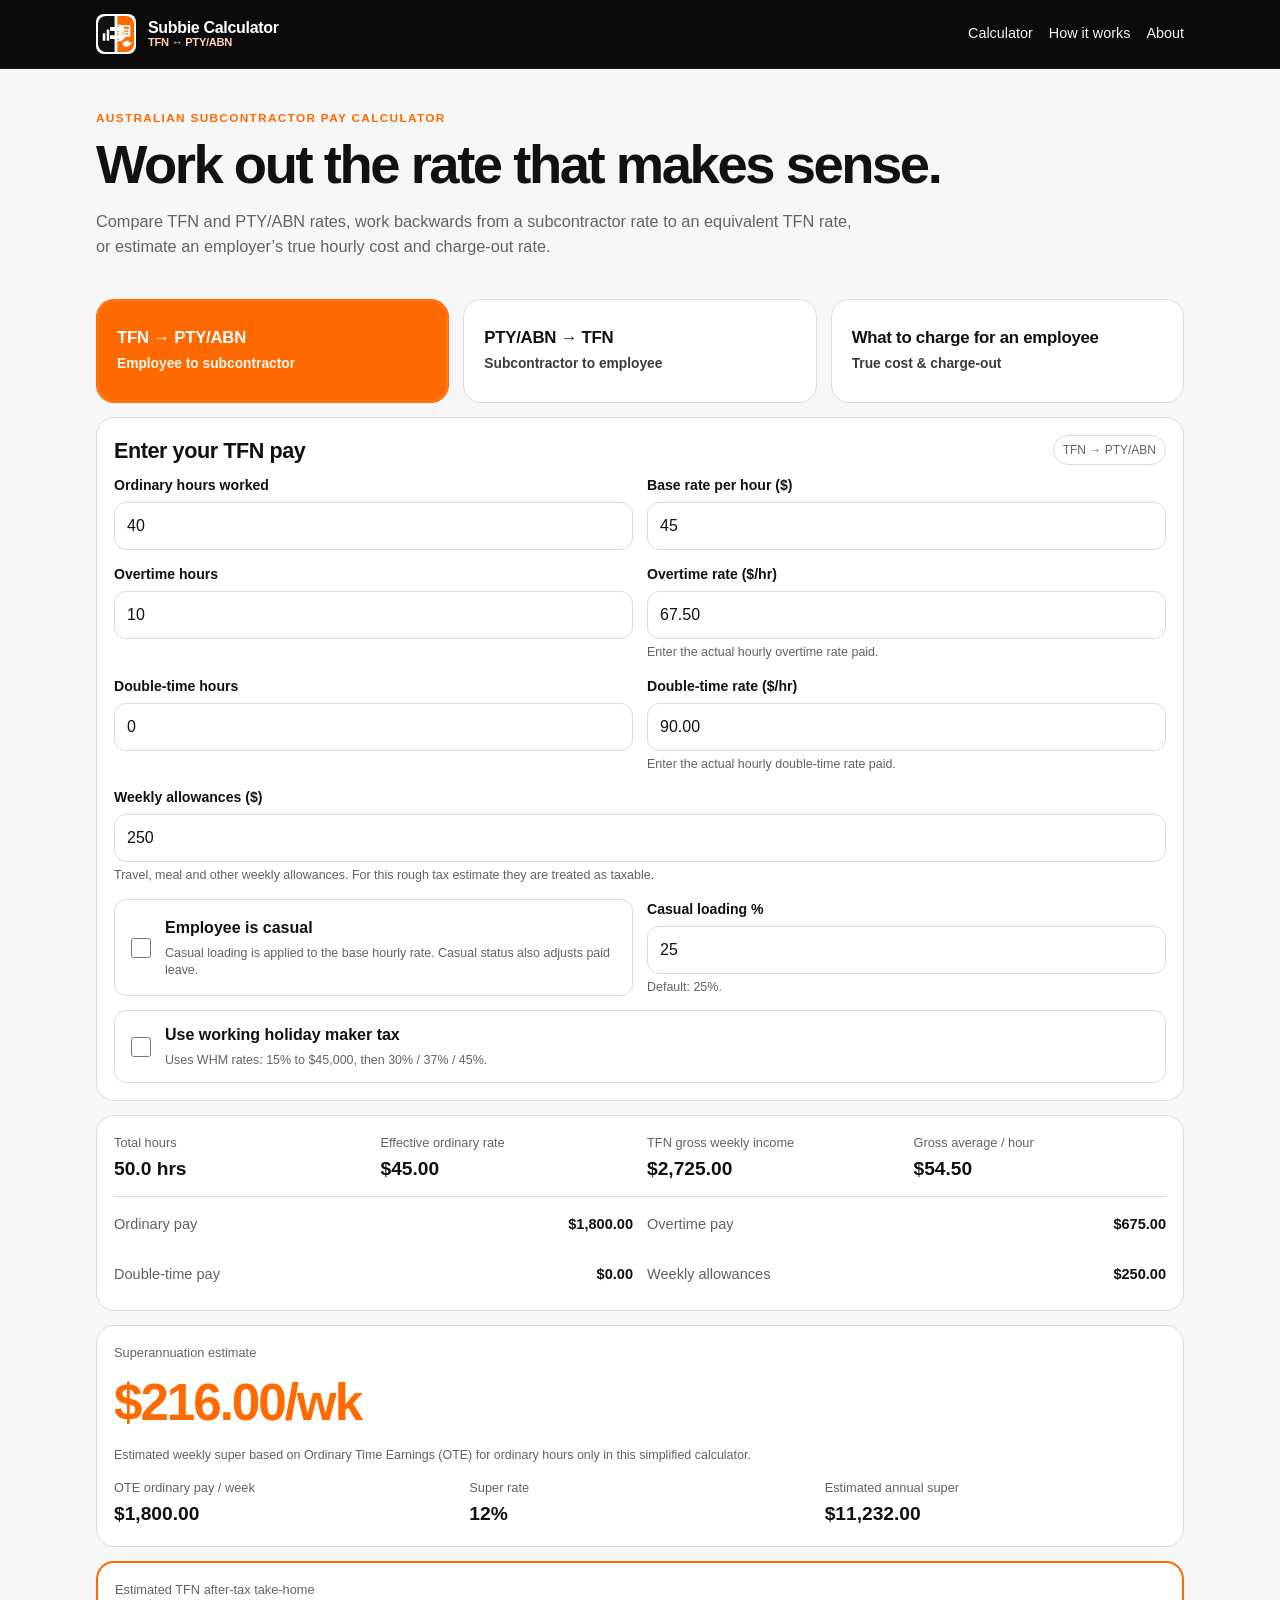
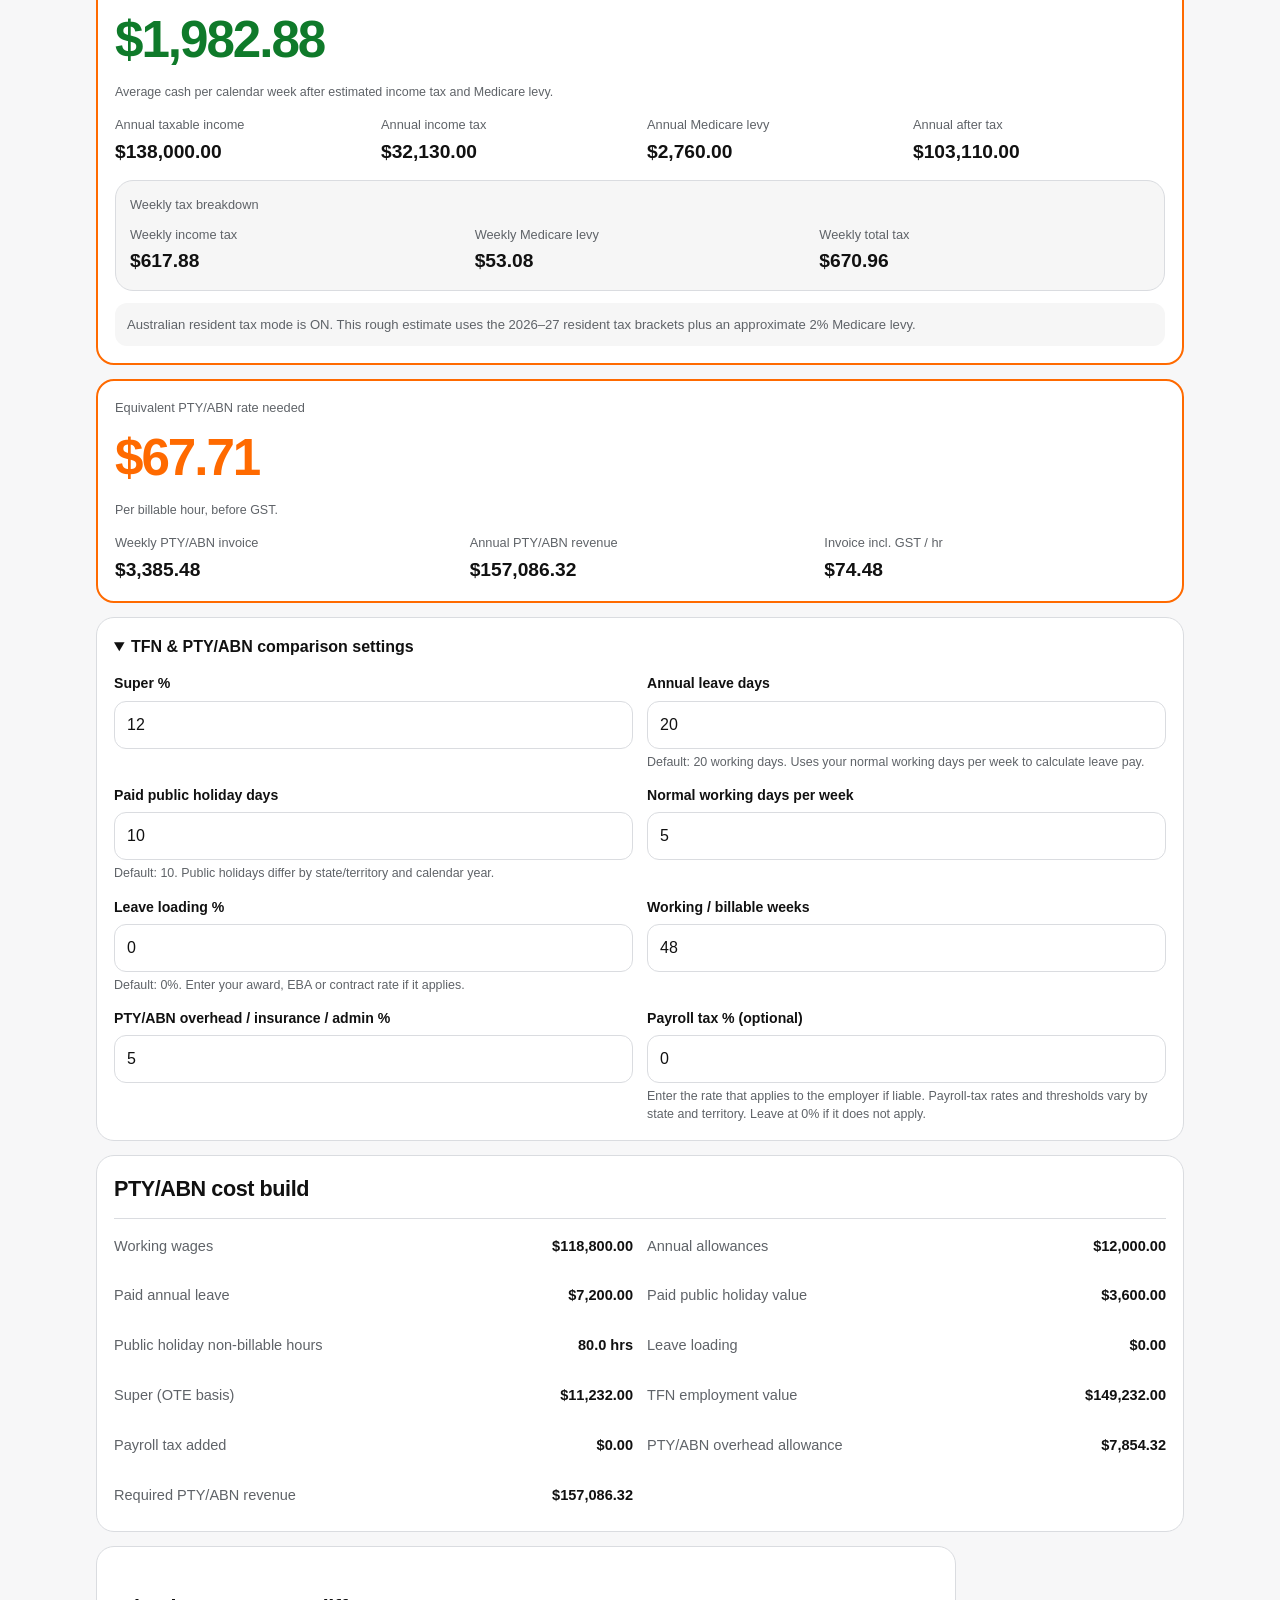
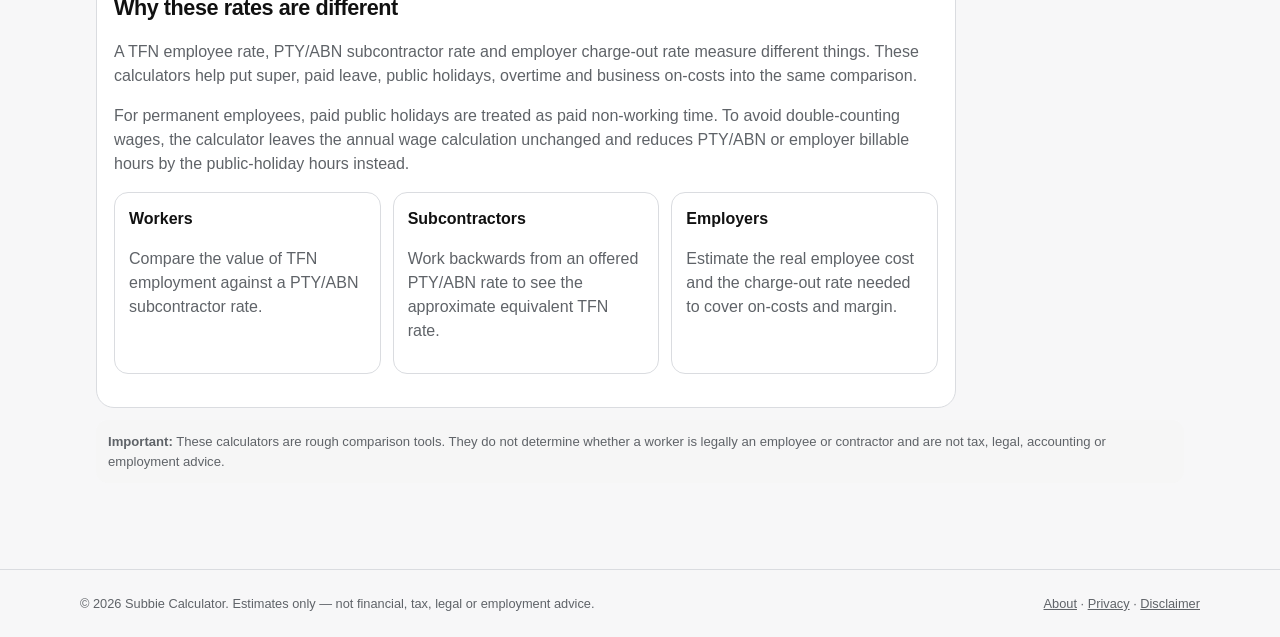
<file: index.html>
<!doctype html>
<html lang="en-AU">
<head>
  <meta charset="utf-8">
  <meta name="viewport" content="width=device-width, initial-scale=1, viewport-fit=cover">
  <meta name="theme-color" content="#ff6a00">
  <meta name="description" content="Australian Subbie Calculator for TFN to PTY/ABN, PTY/ABN to TFN and employer charge-out rates, including overtime, super, leave, public holidays, payroll tax and business costs.">
  <meta property="og:title" content="Subbie Calculator">
  <meta property="og:description" content="Compare TFN income with an estimated equivalent PTY/ABN hourly rate, including overtime, super, weekly tax estimates, casual loading, allowances and business costs.">
  <meta property="og:type" content="website">
  <meta property="og:locale" content="en_AU">
  <link rel="icon" href="logo.svg" type="image/svg+xml">
  <link rel="apple-touch-icon" href="logo.svg">
  <title>Subbie Calculator Australia</title>
  <link rel="stylesheet" href="style.css">
  <style>.pay-mode{display:none!important}</style>
</head>
<body>
<div id="app-loading" style="padding:24px;font-family:system-ui,sans-serif">Loading Subbie Calculator…</div>
<script>Promise.all(['base.html','forward.html','reverse.html','employer.html','ending.html'].map(f=>fetch(f).then(r=>{if(!r.ok)throw new Error('Could not load '+f);return r.text()}))).then(parts=>{document.body.innerHTML=parts.join('');const casualHelp=document.querySelector('#fCasual')?.closest('label')?.querySelector('.help');if(casualHelp)casualHelp.textContent='Casual loading is applied to the base hourly rate. Casual status also adjusts paid leave.';const s=document.createElement('script');s.src='app.js';document.body.appendChild(s)}).catch(()=>{document.getElementById('app-loading').textContent='Could not load Subbie Calculator. Please refresh the page.'})</script>
</body>
</html>
</file>
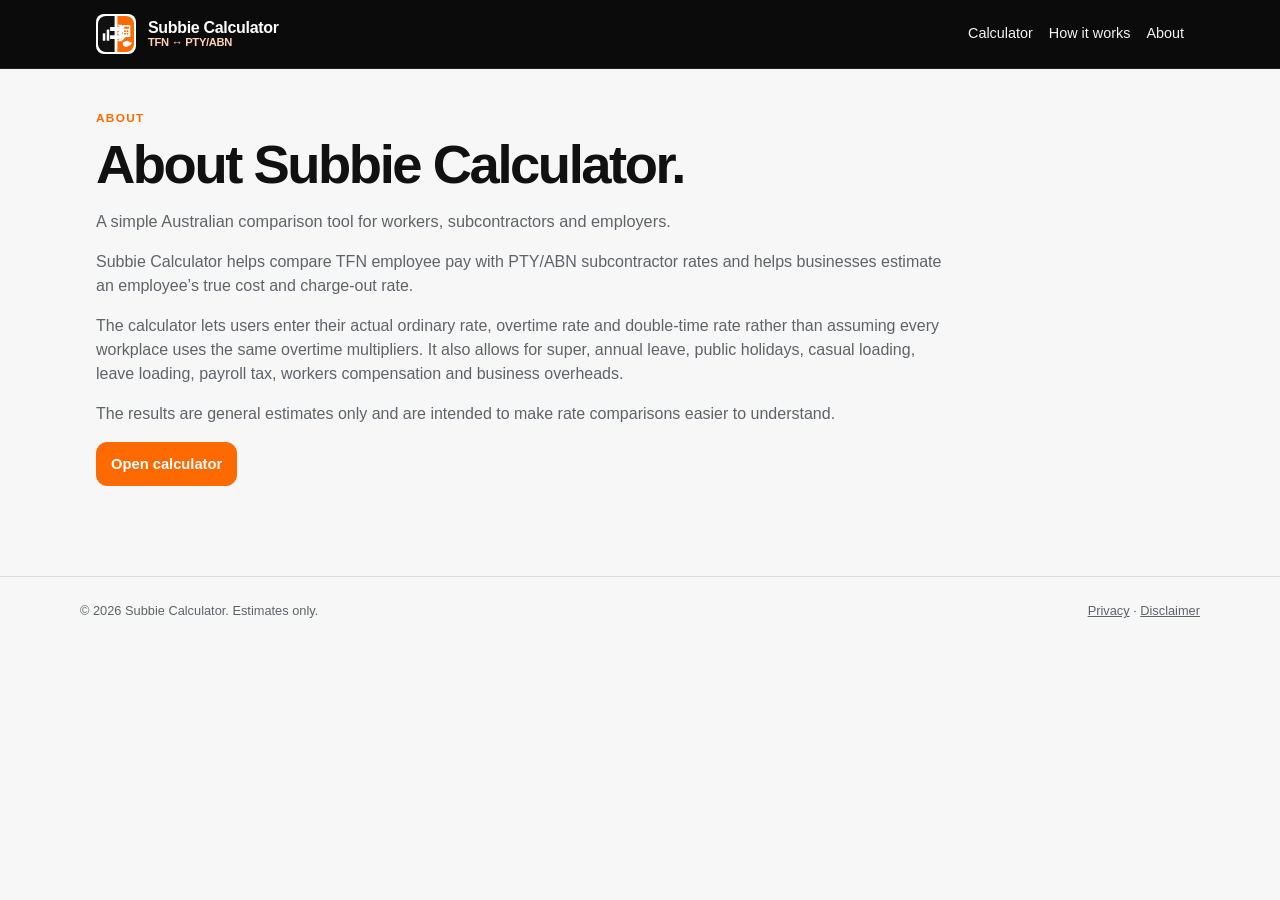
<file: about.html>
<!doctype html><html lang="en-AU"><head><meta charset="utf-8"><meta name="viewport" content="width=device-width,initial-scale=1,viewport-fit=cover"><meta name="theme-color" content="#ff6a00"><meta name="description" content="About Subbie Calculator, an Australian TFN, PTY/ABN and employer rate comparison tool."><title>About — Subbie Calculator</title><link rel="icon" href="logo.svg" type="image/svg+xml"><link rel="stylesheet" href="style.css"></head><body><header class="site-header"><nav class="nav"><a class="brand" href="index.html"><img src="logo.svg" alt="Subbie Calculator logo"><span class="brand-copy"><strong>Subbie Calculator</strong><small>TFN ↔ PTY/ABN</small></span></a><div class="nav-links"><a href="index.html">Calculator</a><a href="how-it-works.html">How it works</a><a href="about.html">About</a></div></nav></header><main class="container"><section class="hero-copy prose"><span class="eyebrow">About</span><h1>About Subbie Calculator.</h1><p class="lede">A simple Australian comparison tool for workers, subcontractors and employers.</p><p>Subbie Calculator helps compare TFN employee pay with PTY/ABN subcontractor rates and helps businesses estimate an employee’s true cost and charge-out rate.</p><p>The calculator lets users enter their actual ordinary rate, overtime rate and double-time rate rather than assuming every workplace uses the same overtime multipliers. It also allows for super, annual leave, public holidays, casual loading, leave loading, payroll tax, workers compensation and business overheads.</p><p>The results are general estimates only and are intended to make rate comparisons easier to understand.</p><div class="actions"><a class="button primary" href="index.html">Open calculator</a></div></section></main><footer class="footer"><div class="footer-inner"><div>© 2026 Subbie Calculator. Estimates only.</div><div><a href="privacy.html">Privacy</a> · <a href="disclaimer.html">Disclaimer</a></div></div></footer></body></html>
</file>
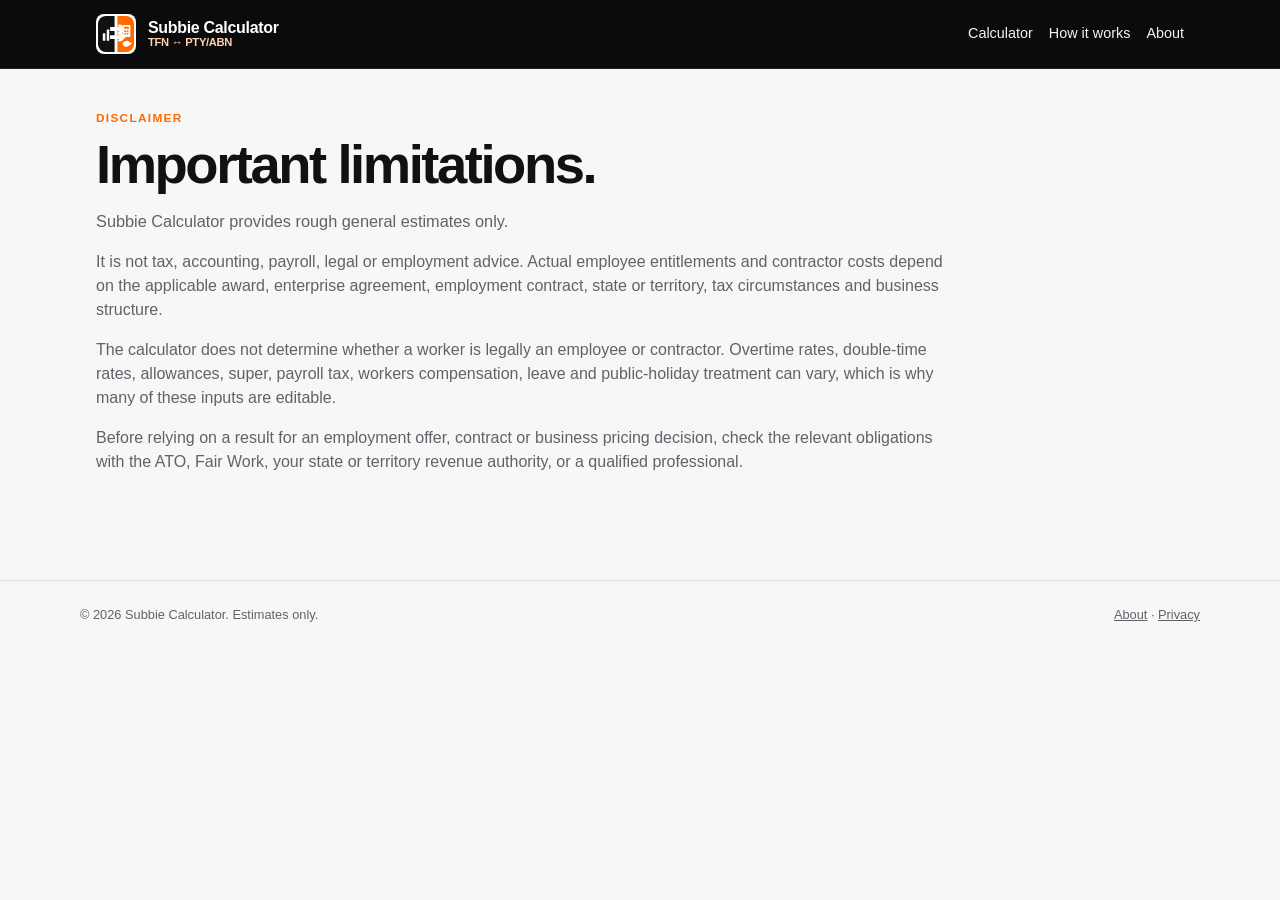
<file: disclaimer.html>
<!doctype html><html lang="en-AU"><head><meta charset="utf-8"><meta name="viewport" content="width=device-width,initial-scale=1,viewport-fit=cover"><meta name="theme-color" content="#ff6a00"><meta name="description" content="Important limitations and disclaimer for Subbie Calculator."><title>Disclaimer — Subbie Calculator</title><link rel="icon" href="logo.svg" type="image/svg+xml"><link rel="stylesheet" href="style.css"></head><body><header class="site-header"><nav class="nav"><a class="brand" href="index.html"><img src="logo.svg" alt="Subbie Calculator logo"><span class="brand-copy"><strong>Subbie Calculator</strong><small>TFN ↔ PTY/ABN</small></span></a><div class="nav-links"><a href="index.html">Calculator</a><a href="how-it-works.html">How it works</a><a href="about.html">About</a></div></nav></header><main class="container"><section class="hero-copy prose"><span class="eyebrow">Disclaimer</span><h1>Important limitations.</h1><p class="lede">Subbie Calculator provides rough general estimates only.</p><p>It is not tax, accounting, payroll, legal or employment advice. Actual employee entitlements and contractor costs depend on the applicable award, enterprise agreement, employment contract, state or territory, tax circumstances and business structure.</p><p>The calculator does not determine whether a worker is legally an employee or contractor. Overtime rates, double-time rates, allowances, super, payroll tax, workers compensation, leave and public-holiday treatment can vary, which is why many of these inputs are editable.</p><p>Before relying on a result for an employment offer, contract or business pricing decision, check the relevant obligations with the ATO, Fair Work, your state or territory revenue authority, or a qualified professional.</p></section></main><footer class="footer"><div class="footer-inner"><div>© 2026 Subbie Calculator. Estimates only.</div><div><a href="about.html">About</a> · <a href="privacy.html">Privacy</a></div></div></footer></body></html>
</file>
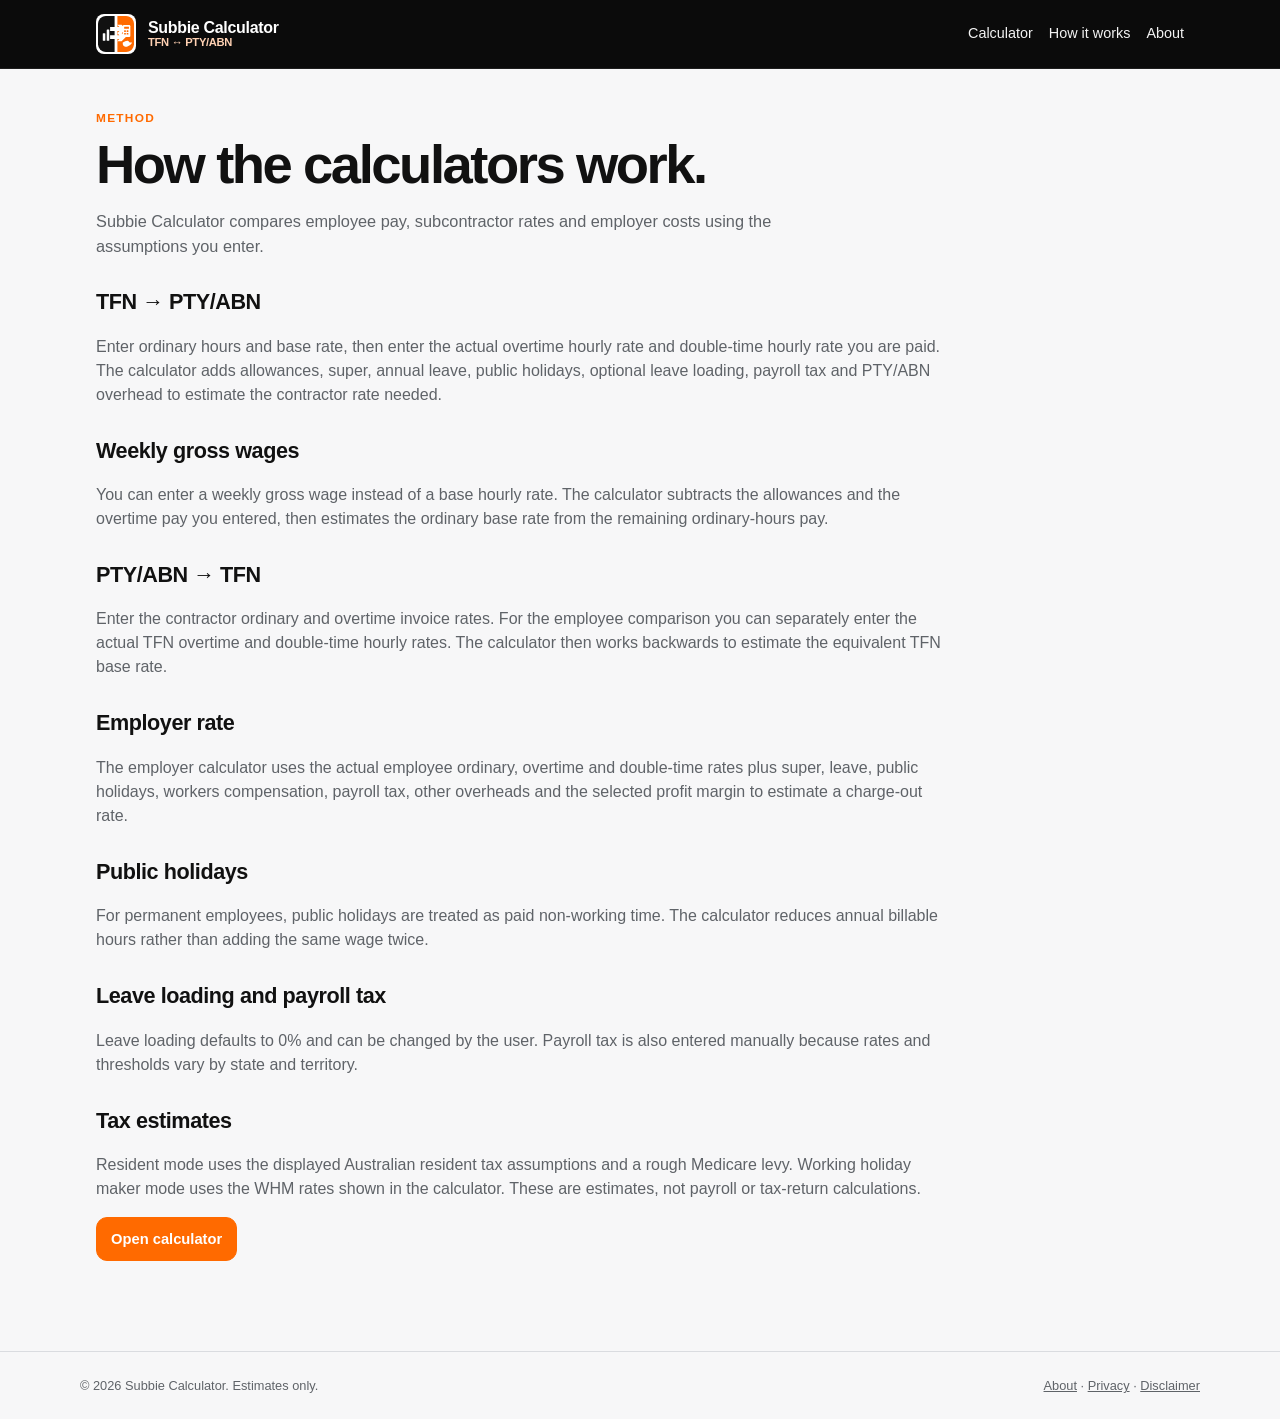
<file: how-it-works.html>
<!doctype html><html lang="en-AU"><head><meta charset="utf-8"><meta name="viewport" content="width=device-width,initial-scale=1,viewport-fit=cover"><meta name="theme-color" content="#ff6a00"><meta name="description" content="How Subbie Calculator estimates TFN, PTY/ABN and employer charge-out rates."><title>How It Works — Subbie Calculator</title><link rel="icon" href="logo.svg" type="image/svg+xml"><link rel="stylesheet" href="style.css"></head><body><header class="site-header"><nav class="nav"><a class="brand" href="index.html"><img src="logo.svg" alt="Subbie Calculator logo"><span class="brand-copy"><strong>Subbie Calculator</strong><small>TFN ↔ PTY/ABN</small></span></a><div class="nav-links"><a href="index.html">Calculator</a><a href="how-it-works.html">How it works</a><a href="about.html">About</a></div></nav></header><main class="container"><section class="hero-copy prose"><span class="eyebrow">Method</span><h1>How the calculators work.</h1><p class="lede">Subbie Calculator compares employee pay, subcontractor rates and employer costs using the assumptions you enter.</p><h2>TFN → PTY/ABN</h2><p>Enter ordinary hours and base rate, then enter the actual overtime hourly rate and double-time hourly rate you are paid. The calculator adds allowances, super, annual leave, public holidays, optional leave loading, payroll tax and PTY/ABN overhead to estimate the contractor rate needed.</p><h2>Weekly gross wages</h2><p>You can enter a weekly gross wage instead of a base hourly rate. The calculator subtracts the allowances and the overtime pay you entered, then estimates the ordinary base rate from the remaining ordinary-hours pay.</p><h2>PTY/ABN → TFN</h2><p>Enter the contractor ordinary and overtime invoice rates. For the employee comparison you can separately enter the actual TFN overtime and double-time hourly rates. The calculator then works backwards to estimate the equivalent TFN base rate.</p><h2>Employer rate</h2><p>The employer calculator uses the actual employee ordinary, overtime and double-time rates plus super, leave, public holidays, workers compensation, payroll tax, other overheads and the selected profit margin to estimate a charge-out rate.</p><h2>Public holidays</h2><p>For permanent employees, public holidays are treated as paid non-working time. The calculator reduces annual billable hours rather than adding the same wage twice.</p><h2>Leave loading and payroll tax</h2><p>Leave loading defaults to 0% and can be changed by the user. Payroll tax is also entered manually because rates and thresholds vary by state and territory.</p><h2>Tax estimates</h2><p>Resident mode uses the displayed Australian resident tax assumptions and a rough Medicare levy. Working holiday maker mode uses the WHM rates shown in the calculator. These are estimates, not payroll or tax-return calculations.</p><div class="actions"><a class="button primary" href="index.html">Open calculator</a></div></section></main><footer class="footer"><div class="footer-inner"><div>© 2026 Subbie Calculator. Estimates only.</div><div><a href="about.html">About</a> · <a href="privacy.html">Privacy</a> · <a href="disclaimer.html">Disclaimer</a></div></div></footer></body></html>
</file>
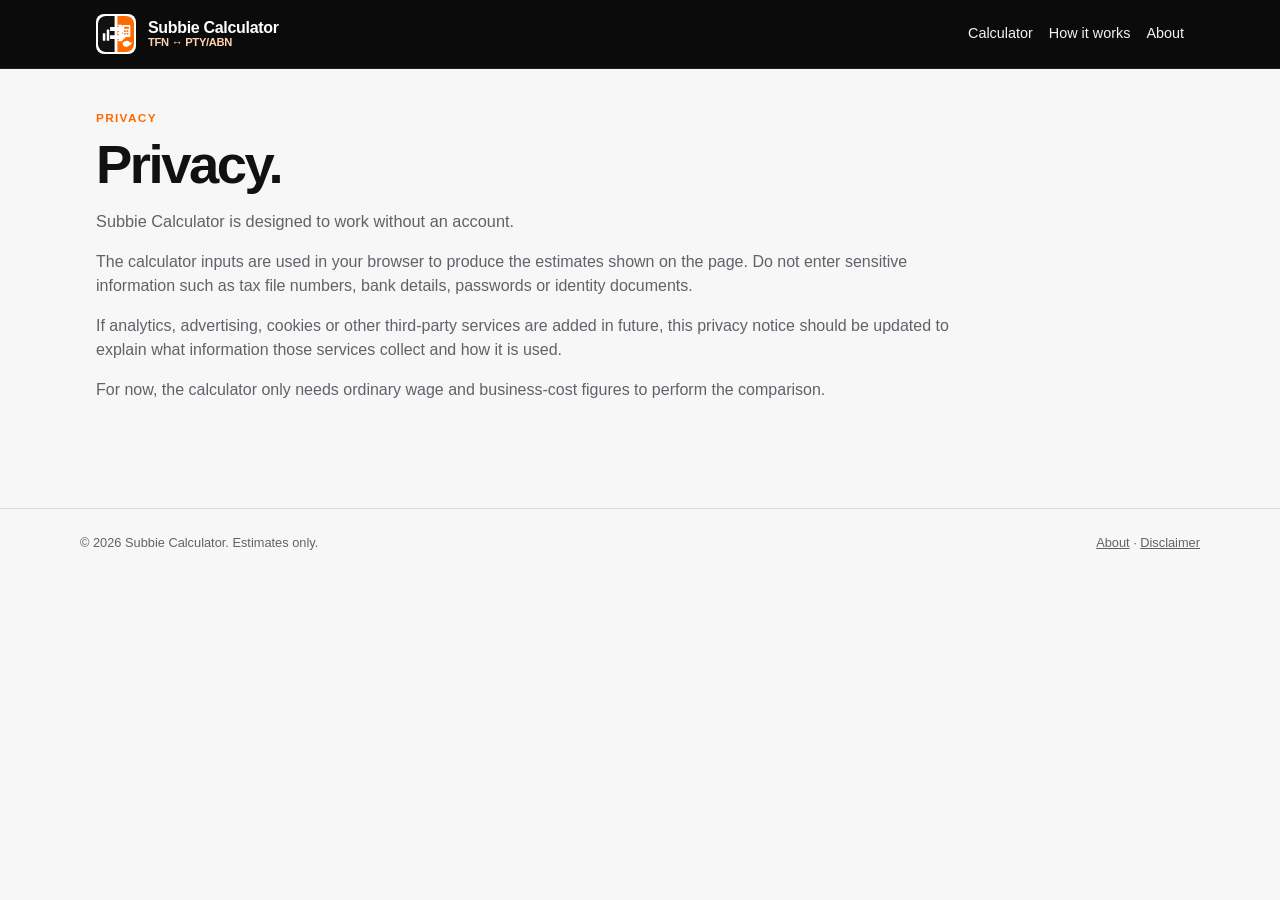
<file: privacy.html>
<!doctype html><html lang="en-AU"><head><meta charset="utf-8"><meta name="viewport" content="width=device-width,initial-scale=1,viewport-fit=cover"><meta name="theme-color" content="#ff6a00"><meta name="description" content="Privacy information for Subbie Calculator."><title>Privacy — Subbie Calculator</title><link rel="icon" href="logo.svg" type="image/svg+xml"><link rel="stylesheet" href="style.css"></head><body><header class="site-header"><nav class="nav"><a class="brand" href="index.html"><img src="logo.svg" alt="Subbie Calculator logo"><span class="brand-copy"><strong>Subbie Calculator</strong><small>TFN ↔ PTY/ABN</small></span></a><div class="nav-links"><a href="index.html">Calculator</a><a href="how-it-works.html">How it works</a><a href="about.html">About</a></div></nav></header><main class="container"><section class="hero-copy prose"><span class="eyebrow">Privacy</span><h1>Privacy.</h1><p class="lede">Subbie Calculator is designed to work without an account.</p><p>The calculator inputs are used in your browser to produce the estimates shown on the page. Do not enter sensitive information such as tax file numbers, bank details, passwords or identity documents.</p><p>If analytics, advertising, cookies or other third-party services are added in future, this privacy notice should be updated to explain what information those services collect and how it is used.</p><p>For now, the calculator only needs ordinary wage and business-cost figures to perform the comparison.</p></section></main><footer class="footer"><div class="footer-inner"><div>© 2026 Subbie Calculator. Estimates only.</div><div><a href="about.html">About</a> · <a href="disclaimer.html">Disclaimer</a></div></div></footer></body></html>
</file>
<file: style.css>
:root{
  color-scheme:light dark;
  --bg:#f7f7f8;
  --card:#ffffff;
  --text:#111111;
  --muted:#5f6368;
  --border:#dadce0;
  --accent:#ff6a00;
  --accent-strong:#ff5a00;
  --good:#0f7a2a;
  --soft:#f6f6f6;
  --nav:#0b0b0b;
  --navtext:#ffffff;
}
@media(prefers-color-scheme:dark){
  :root{
    --bg:#0b0b0b;
    --card:#151515;
    --text:#f5f5f5;
    --muted:#b0b0b0;
    --border:#2f2f2f;
    --accent:#ff7a1a;
    --accent-strong:#ff6a00;
    --good:#3ed06b;
    --soft:#1a1a1a;
    --nav:#000000;
    --navtext:#ffffff;
  }
}
*{box-sizing:border-box}
html{-webkit-text-size-adjust:100%;scroll-behavior:smooth}
body{margin:0;background:var(--bg);color:var(--text);font-family:-apple-system,BlinkMacSystemFont,"Segoe UI",Roboto,Arial,sans-serif;line-height:1.5}
a{color:inherit}
.site-header{background:var(--nav);color:var(--navtext);border-bottom:1px solid rgba(255,255,255,.08)}
.nav{max-width:1120px;margin:auto;display:flex;align-items:center;justify-content:space-between;gap:18px;padding:14px 16px}
.brand{display:flex;align-items:center;gap:12px;text-decoration:none;font-weight:800;letter-spacing:-.02em}
.brand img{height:40px;width:auto;display:block;border-radius:8px;background:#fff;padding:2px}
.brand-copy{display:flex;flex-direction:column;line-height:1.05}
.brand-copy strong{font-size:1rem}
.brand-copy small{font-size:.70rem;font-weight:600;color:#ffd1b3}
.nav-links{display:flex;align-items:center;gap:16px;flex-wrap:wrap}
.nav-links a{text-decoration:none;font-size:.9rem;color:#f3f3f3}
.nav-links a:hover{text-decoration:underline}
.container{max-width:1120px;margin:0 auto;padding:24px 16px 48px}
.hero-copy{max-width:860px;padding:12px 0 4px}
.eyebrow{text-transform:uppercase;letter-spacing:.11em;font-size:.74rem;font-weight:800;color:var(--accent)}
h1{font-size:clamp(2rem,5vw,3.4rem);line-height:1.03;letter-spacing:-.045em;margin:8px 0 12px}
h2{font-size:1.35rem;letter-spacing:-.02em;margin:0 0 8px}
h3{font-size:1rem;margin:0 0 6px}
.lede{font-size:1.02rem;color:var(--muted);max-width:760px}
.grid{display:grid;gap:14px}
.two{grid-template-columns:repeat(2,minmax(0,1fr))}
.three{grid-template-columns:repeat(3,minmax(0,1fr))}
.four{grid-template-columns:repeat(4,minmax(0,1fr))}
.five{grid-template-columns:repeat(5,minmax(0,1fr))}
@media(max-width:760px){
  .two,.three,.four,.five{grid-template-columns:1fr}
  .nav{align-items:flex-start}
  .nav-links{justify-content:flex-end}
  .brand-copy small{display:none}
  .brand img{height:34px}
}
.card{background:var(--card);border:1px solid var(--border);border-radius:18px;padding:17px;margin-top:14px}
.hero-card{border:2px solid var(--accent)}
.label{display:block;font-size:.88rem;font-weight:700;margin-bottom:6px}
.help{color:var(--muted);font-size:.78rem;margin-top:5px;line-height:1.4}
input[type="number"]{width:100%;min-height:48px;border:1px solid var(--border);border-radius:12px;padding:10px 12px;font-size:16px;background:transparent;color:var(--text);outline:none}
input[type="number"]:focus{border-color:var(--accent);box-shadow:0 0 0 3px color-mix(in srgb,var(--accent) 20%,transparent)}
input[type="checkbox"]{width:20px;height:20px;accent-color:var(--accent);flex:0 0 auto}
.check{display:flex;align-items:center;gap:11px;border:1px solid var(--border);border-radius:12px;padding:12px;min-height:56px}
.stat-title{font-size:.8rem;color:var(--muted)}
.big{font-size:clamp(2rem,8vw,3.2rem);font-weight:850;letter-spacing:-.04em;margin-top:3px;overflow-wrap:anywhere}
.medium{font-size:1.2rem;font-weight:800;margin-top:3px;overflow-wrap:anywhere}
.accent{color:var(--accent)} .good{color:var(--good)}
.rows{margin-top:12px;border-top:1px solid var(--border);padding-top:10px}
.row{display:flex;justify-content:space-between;gap:16px;padding:7px 0;font-size:.91rem}
.row span:first-child{color:var(--muted)}
details summary{cursor:pointer;font-weight:800}
.note{background:var(--soft);border-radius:12px;padding:12px;font-size:.82rem;color:var(--muted);line-height:1.48;margin-top:12px}
.notice{border-left:4px solid var(--accent);padding:9px 10px;margin-top:10px;font-size:.82rem;color:var(--muted);background:var(--soft);border-radius:9px}
.actions{display:flex;gap:10px;flex-wrap:wrap;margin-top:14px}
button,.button{min-height:44px;border:1px solid var(--border);border-radius:11px;padding:10px 14px;font-size:.92rem;font-weight:750;cursor:pointer;background:var(--card);color:var(--text);text-decoration:none;display:inline-flex;align-items:center;justify-content:center}
.button.primary, button.primary{background:var(--accent);border-color:var(--accent);color:#fff}
.prose{max-width:860px}
.prose p,.prose li{color:var(--muted)}
.prose h2{margin-top:28px}
.mini-grid{display:grid;grid-template-columns:repeat(3,minmax(0,1fr));gap:12px;margin:16px 0}
@media(max-width:680px){.mini-grid{grid-template-columns:1fr}}
.info-card{padding:14px;border:1px solid var(--border);border-radius:14px;background:var(--card)}
.ad-slot{display:none}
.footer{border-top:1px solid var(--border);margin-top:38px;padding:24px 16px;color:var(--muted);font-size:.8rem}
.footer-inner{max-width:1120px;margin:auto;display:flex;justify-content:space-between;gap:18px;flex-wrap:wrap}
.footer a{color:var(--muted)}
.pill{display:inline-flex;align-items:center;border:1px solid var(--border);border-radius:999px;padding:5px 9px;font-size:.76rem;color:var(--muted)}
.logo-banner{max-width:560px;width:100%;height:auto;display:block;border-radius:14px;border:1px solid var(--border);background:#fff;padding:8px}
.inline-highlight{color:var(--accent);font-weight:800}
.calc-tabs{display:grid;grid-template-columns:repeat(3,minmax(0,1fr));gap:14px;margin:20px 0 10px}
.calc-tab{min-height:104px;border:1px solid var(--border);border-radius:18px;background:var(--card);color:var(--text);padding:18px 20px;cursor:pointer;display:flex;flex-direction:column;align-items:flex-start;justify-content:center;gap:8px;text-align:left;line-height:1.15}
.calc-tab:hover{border-color:var(--accent)}
.calc-tab.active{background:var(--accent);border-color:var(--accent);color:#fff;box-shadow:0 0 0 2px rgba(255,255,255,.08) inset}
.calc-panel[hidden]{display:none}
.calc-title{display:block;font-size:1.05rem;font-weight:850;letter-spacing:-.015em}
.calc-label{display:block;font-size:.86rem;font-weight:600;opacity:.82;line-height:1.35;margin-top:0}
.calc-tab.active .calc-label{opacity:.95}
.section-top{display:flex;justify-content:space-between;align-items:flex-start;gap:12px;flex-wrap:wrap}
.mode-pill{display:inline-flex;align-items:center;border:1px solid var(--border);border-radius:999px;padding:5px 9px;font-size:.75rem;color:var(--muted)}
@media(max-width:900px){.calc-tabs{grid-template-columns:1fr}.calc-tab{min-height:88px}}
.pay-mode{display:flex;gap:8px;flex-wrap:wrap;margin:0 0 16px}
.pay-mode button{flex:1;padding:12px;border:1px solid var(--border);border-radius:10px;background:var(--soft);color:var(--text);font:inherit;font-weight:700;cursor:pointer}
.pay-mode button[aria-pressed="true"]{background:var(--accent);color:#111;border-color:var(--accent)}
.pay-mode button:focus-visible{outline:3px solid var(--text);outline-offset:2px}
[hidden]{display:none!important}
</file>
